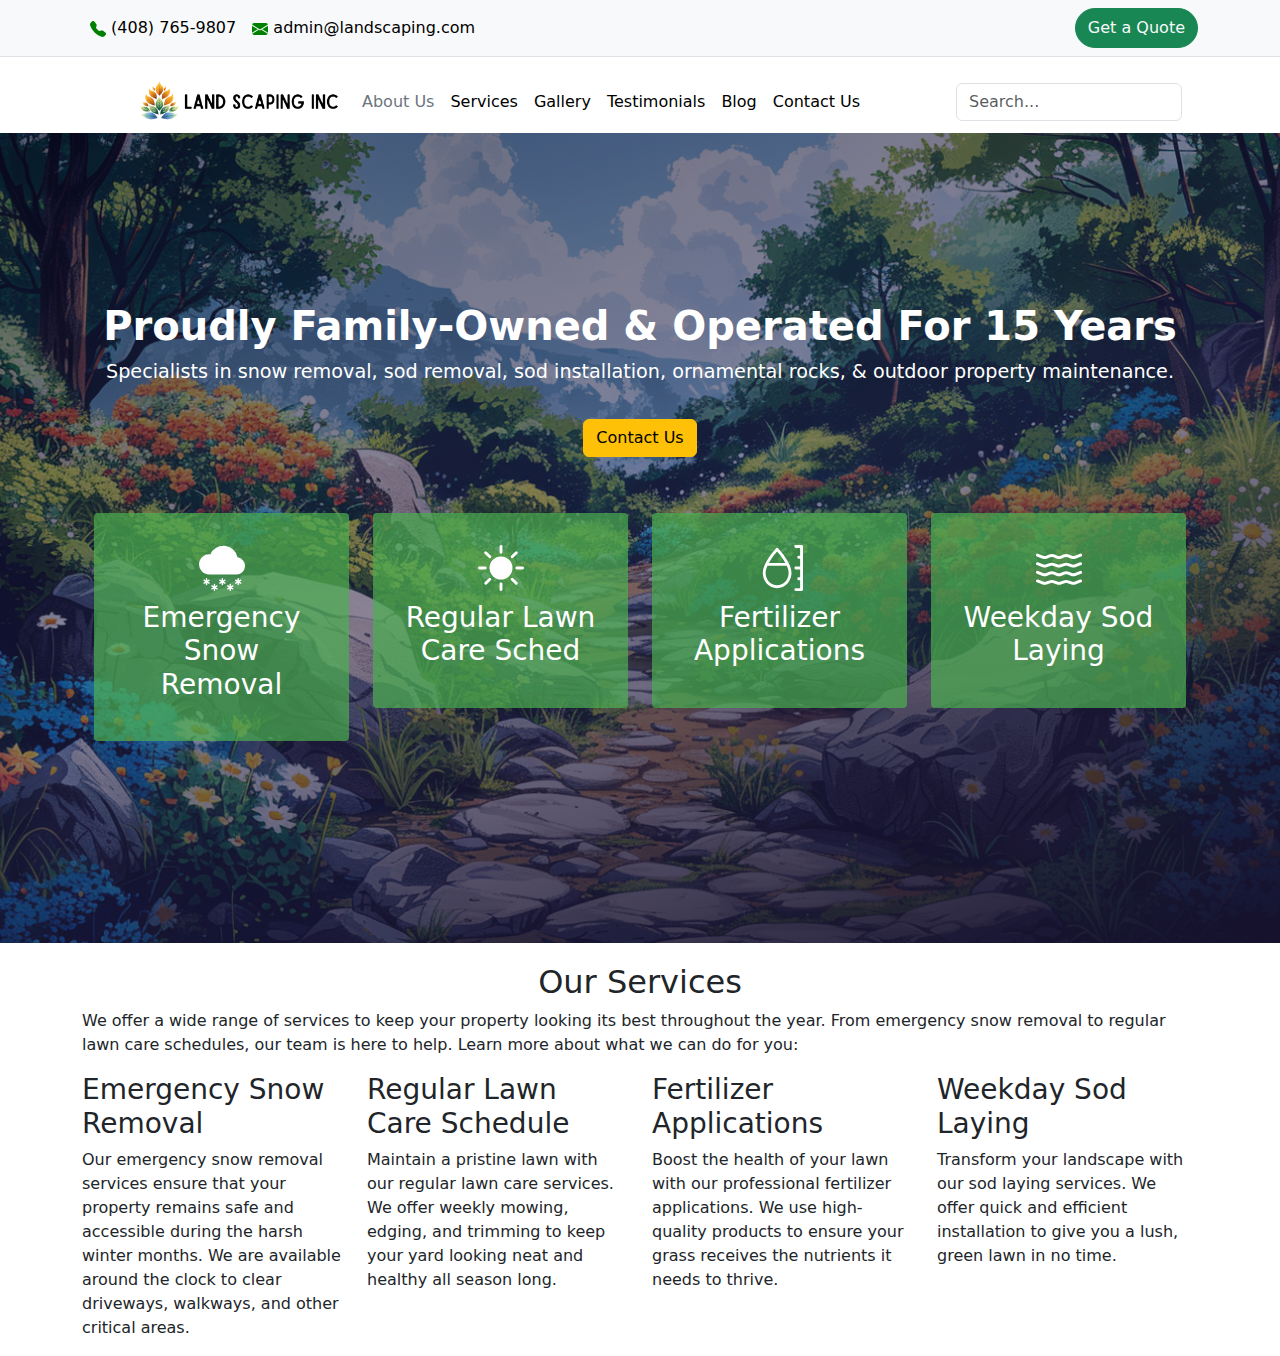
<file: landscaping/index.html>
<!DOCTYPE html>
<html lang="en">
<head>
    <meta charset="UTF-8">
    <meta name="viewport" content="width=device-width, initial-scale=1.0">
    <title>Best Bet Lawn & Snow</title>
    <link rel="stylesheet" href="stylesheet.css"> <!-- Link to your external stylesheet -->
    <link href="https://cdn.jsdelivr.net/npm/bootstrap@5.3.1/dist/css/bootstrap.min.css" rel="stylesheet">
</head>
<body>

    <nav class="py-2 bg-body-tertiary border-bottom">
        <div class="container d-flex flex-wrap">
          <ul class="nav me-auto">
            <li class="nav-text nav-link link-body-emphasis px-2"><svg xmlns="http://www.w3.org/2000/svg" width="16" height="16" fill="green" class="bi bi-telephone-fill" viewBox="0 0 16 16">
                <path fill-rule="evenodd" d="M1.885.511a1.745 1.745 0 0 1 2.61.163L6.29 2.98c.329.423.445.974.315 1.494l-.547 2.19a.68.68 0 0 0 .178.643l2.457 2.457a.68.68 0 0 0 .644.178l2.189-.547a1.75 1.75 0 0 1 1.494.315l2.306 1.794c.829.645.905 1.87.163 2.611l-1.034 1.034c-.74.74-1.846 1.065-2.877.702a18.6 18.6 0 0 1-7.01-4.42 18.6 18.6 0 0 1-4.42-7.009c-.362-1.03-.037-2.137.703-2.877z"/>
              </svg> (408) 765-9807</li>
            <li class="nav-text nav-link link-body-emphasis px-2"><svg xmlns="http://www.w3.org/2000/svg" width="16" height="16" fill="green" class="bi bi-envelope-fill" viewBox="0 0 16 16">
                <path d="M.05 3.555A2 2 0 0 1 2 2h12a2 2 0 0 1 1.95 1.555L8 8.414zM0 4.697v7.104l5.803-3.558zM6.761 8.83l-6.57 4.027A2 2 0 0 0 2 14h12a2 2 0 0 0 1.808-1.144l-6.57-4.027L8 9.586zm3.436-.586L16 11.801V4.697z"/>
              </svg> admin@landscaping.com</li>
          </ul>
          <ul class="nav">
            <button class="btn btn-success rounded-pill"><a href="#" class="text-light link-underline-opacity-0 link-body-emphasis">Get a Quote</a></button>
            
          </ul>
        </div>
      </nav>
      <header class="p-3 mb-3 border-bottom">
        <div class="container">
          <div class="d-flex flex-wrap align-items-center justify-content-center justify-content-lg-start">
            <a href="/" class="d-flex align-items-center mb-2 mb-lg-0 link-body-emphasis text-decoration-none">
              <svg class="bi me-2" width="40" height="32" role="img" aria-label="Bootstrap"><use xlink:href="#bootstrap"/></svg>
            </a>
    
            <ul class="nav col-12 col-lg-auto me-lg-auto mb-2 justify-content-center align-items-center mb-md-0">
                <li><a class="navbar-brand logo-style pt-2 align-text-middle" href="#">
                    <img src="img/landscapinginc-logo.png" alt="Logo" id="navbarLogo" class="me-1 d-inline-block" style="width: 220px;">
                </a></li>
              <li><a href="#" class="nav-link px-2 link-secondary">About Us</a></li>
              <li><a href="#" class="nav-link px-2 link-body-emphasis">Services</a></li>
              <li><a href="#" class="nav-link px-2 link-body-emphasis">Gallery</a></li>
              <li><a href="#" class="nav-link px-2 link-body-emphasis">Testimonials</a></li>
              <li><a href="#" class="nav-link px-2 link-body-emphasis">Blog</a></li>
              <li><a href="#" class="nav-link px-2 link-body-emphasis">Contact Us</a></li>
            </ul>
    
            <form class="col-12 col-lg-auto mb-0 mb-lg-0 me-lg-3" role="search">
              <input type="search" class="form-control" placeholder="Search..." aria-label="Search">
            </form>
          </div>
        </div>
      </header>
    
      <div class="hero-section jumbotron text-center">
        <div class="container">
            <h1>Proudly Family-Owned & Operated For 15 Years</h1>
            <p>Specialists in snow removal, sod removal, sod installation, ornamental rocks, & outdoor property maintenance.</p>
            <button class="btn btn-warning">Contact Us</button>
    
            <div class="container service-container text-white mt-4">
                <div class="row text-center">
                    <div class="col-md-3">
                        <div class="service-card">
                          <svg xmlns="http://www.w3.org/2000/svg" width="46" height="46" fill="currentColor" class="bi bi-cloud-snow-fill" viewBox="0 0 16 16">
                            <path d="M2.625 11.5a.25.25 0 0 1 .25.25v.57l.501-.287a.25.25 0 0 1 .248.434l-.495.283.495.283a.25.25 0 0 1-.248.434l-.501-.286v.569a.25.25 0 1 1-.5 0v-.57l-.501.287a.25.25 0 0 1-.248-.434l.495-.283-.495-.283a.25.25 0 0 1 .248-.434l.501.286v-.569a.25.25 0 0 1 .25-.25m2.75 2a.25.25 0 0 1 .25.25v.57l.5-.287a.25.25 0 0 1 .249.434l-.495.283.495.283a.25.25 0 0 1-.248.434l-.501-.286v.569a.25.25 0 1 1-.5 0v-.57l-.501.287a.25.25 0 0 1-.248-.434l.495-.283-.495-.283a.25.25 0 0 1 .248-.434l.501.286v-.569a.25.25 0 0 1 .25-.25m5.5 0a.25.25 0 0 1 .25.25v.57l.5-.287a.25.25 0 0 1 .249.434l-.495.283.495.283a.25.25 0 0 1-.248.434l-.501-.286v.569a.25.25 0 0 1-.5 0v-.57l-.501.287a.25.25 0 0 1-.248-.434l.495-.283-.495-.283a.25.25 0 0 1 .248-.434l.501.286v-.569a.25.25 0 0 1 .25-.25m-2.75-2a.25.25 0 0 1 .25.25v.57l.5-.287a.25.25 0 0 1 .249.434l-.495.283.495.283a.25.25 0 0 1-.248.434l-.501-.286v.569a.25.25 0 1 1-.5 0v-.57l-.501.287a.25.25 0 0 1-.248-.434l.495-.283-.495-.283a.25.25 0 0 1 .248-.434l.501.286v-.569a.25.25 0 0 1 .25-.25m5.5 0a.25.25 0 0 1 .25.25v.57l.5-.287a.25.25 0 0 1 .249.434l-.495.283.495.283a.25.25 0 0 1-.248.434l-.501-.286v.569a.25.25 0 0 1-.5 0v-.57l-.501.287a.25.25 0 1 1-.248-.434l.495-.283-.495-.283a.25.25 0 0 1 .248-.434l.501.286v-.569a.25.25 0 0 1 .25-.25m-.22-7.223a5.001 5.001 0 0 0-9.499-1.004A3.5 3.5 0 1 0 3.5 10.25H13a3 3 0 0 0 .405-5.973"/>
                          </svg>
                            <h3>Emergency Snow Removal</h3>
                        </div>
                    </div>
                    <div class="col-md-3">
                        <div class="service-card">
                          <svg xmlns="http://www.w3.org/2000/svg" width="46" height="46" fill="currentColor" class="bi bi-brightness-high-fill" viewBox="0 0 16 16">
                            <path d="M12 8a4 4 0 1 1-8 0 4 4 0 0 1 8 0M8 0a.5.5 0 0 1 .5.5v2a.5.5 0 0 1-1 0v-2A.5.5 0 0 1 8 0m0 13a.5.5 0 0 1 .5.5v2a.5.5 0 0 1-1 0v-2A.5.5 0 0 1 8 13m8-5a.5.5 0 0 1-.5.5h-2a.5.5 0 0 1 0-1h2a.5.5 0 0 1 .5.5M3 8a.5.5 0 0 1-.5.5h-2a.5.5 0 0 1 0-1h2A.5.5 0 0 1 3 8m10.657-5.657a.5.5 0 0 1 0 .707l-1.414 1.415a.5.5 0 1 1-.707-.708l1.414-1.414a.5.5 0 0 1 .707 0m-9.193 9.193a.5.5 0 0 1 0 .707L3.05 13.657a.5.5 0 0 1-.707-.707l1.414-1.414a.5.5 0 0 1 .707 0m9.193 2.121a.5.5 0 0 1-.707 0l-1.414-1.414a.5.5 0 0 1 .707-.707l1.414 1.414a.5.5 0 0 1 0 .707M4.464 4.465a.5.5 0 0 1-.707 0L2.343 3.05a.5.5 0 1 1 .707-.707l1.414 1.414a.5.5 0 0 1 0 .708"/>
                          </svg>
                            <h3>Regular Lawn Care Sched</h3>
                        </div>
                    </div>
                    <div class="col-md-3">
                        <div class="service-card">
                          <svg xmlns="http://www.w3.org/2000/svg" width="46" height="46" fill="currentColor" class="bi bi-moisture" viewBox="0 0 16 16">
                            <path d="M13.5 0a.5.5 0 0 0 0 1H15v2.75h-.5a.5.5 0 0 0 0 1h.5V7.5h-1.5a.5.5 0 0 0 0 1H15v2.75h-.5a.5.5 0 0 0 0 1h.5V15h-1.5a.5.5 0 0 0 0 1h2a.5.5 0 0 0 .5-.5V.5a.5.5 0 0 0-.5-.5zM7 1.5l.364-.343a.5.5 0 0 0-.728 0l-.002.002-.006.007-.022.023-.08.088a29 29 0 0 0-1.274 1.517c-.769.983-1.714 2.325-2.385 3.727C2.368 7.564 2 8.682 2 9.733 2 12.614 4.212 15 7 15s5-2.386 5-5.267c0-1.05-.368-2.169-.867-3.212-.671-1.402-1.616-2.744-2.385-3.727a29 29 0 0 0-1.354-1.605l-.022-.023-.006-.007-.002-.001zm0 0-.364-.343zm-.016.766L7 2.247l.016.019c.24.274.572.667.944 1.144.611.781 1.32 1.776 1.901 2.827H4.14c.58-1.051 1.29-2.046 1.9-2.827.373-.477.706-.87.945-1.144zM3 9.733c0-.755.244-1.612.638-2.496h6.724c.395.884.638 1.741.638 2.496C11 12.117 9.182 14 7 14s-4-1.883-4-4.267"/>
                          </svg>
                            <h3>Fertilizer Applications</h3>
                        </div>
                    </div>
                    <div class="col-md-3">
                        <div class="service-card">
                          <svg xmlns="http://www.w3.org/2000/svg" width="46" height="46" fill="currentColor" class="bi bi-water" viewBox="0 0 16 16">
                            <path d="M.036 3.314a.5.5 0 0 1 .65-.278l1.757.703a1.5 1.5 0 0 0 1.114 0l1.014-.406a2.5 2.5 0 0 1 1.857 0l1.015.406a1.5 1.5 0 0 0 1.114 0l1.014-.406a2.5 2.5 0 0 1 1.857 0l1.015.406a1.5 1.5 0 0 0 1.114 0l1.757-.703a.5.5 0 1 1 .372.928l-1.758.703a2.5 2.5 0 0 1-1.857 0l-1.014-.406a1.5 1.5 0 0 0-1.114 0l-1.015.406a2.5 2.5 0 0 1-1.857 0l-1.014-.406a1.5 1.5 0 0 0-1.114 0l-1.015.406a2.5 2.5 0 0 1-1.857 0L.314 3.964a.5.5 0 0 1-.278-.65m0 3a.5.5 0 0 1 .65-.278l1.757.703a1.5 1.5 0 0 0 1.114 0l1.014-.406a2.5 2.5 0 0 1 1.857 0l1.015.406a1.5 1.5 0 0 0 1.114 0l1.014-.406a2.5 2.5 0 0 1 1.857 0l1.015.406a1.5 1.5 0 0 0 1.114 0l1.757-.703a.5.5 0 1 1 .372.928l-1.758.703a2.5 2.5 0 0 1-1.857 0l-1.014-.406a1.5 1.5 0 0 0-1.114 0l-1.015.406a2.5 2.5 0 0 1-1.857 0l-1.014-.406a1.5 1.5 0 0 0-1.114 0l-1.015.406a2.5 2.5 0 0 1-1.857 0L.314 6.964a.5.5 0 0 1-.278-.65m0 3a.5.5 0 0 1 .65-.278l1.757.703a1.5 1.5 0 0 0 1.114 0l1.014-.406a2.5 2.5 0 0 1 1.857 0l1.015.406a1.5 1.5 0 0 0 1.114 0l1.014-.406a2.5 2.5 0 0 1 1.857 0l1.015.406a1.5 1.5 0 0 0 1.114 0l1.757-.703a.5.5 0 1 1 .372.928l-1.758.703a2.5 2.5 0 0 1-1.857 0l-1.014-.406a1.5 1.5 0 0 0-1.114 0l-1.015.406a2.5 2.5 0 0 1-1.857 0l-1.014-.406a1.5 1.5 0 0 0-1.114 0l-1.015.406a2.5 2.5 0 0 1-1.857 0L.314 9.964a.5.5 0 0 1-.278-.65m0 3a.5.5 0 0 1 .65-.278l1.757.703a1.5 1.5 0 0 0 1.114 0l1.014-.406a2.5 2.5 0 0 1 1.857 0l1.015.406a1.5 1.5 0 0 0 1.114 0l1.014-.406a2.5 2.5 0 0 1 1.857 0l1.015.406a1.5 1.5 0 0 0 1.114 0l1.757-.703a.5.5 0 1 1 .372.928l-1.758.703a2.5 2.5 0 0 1-1.857 0l-1.014-.406a1.5 1.5 0 0 0-1.114 0l-1.015.406a2.5 2.5 0 0 1-1.857 0l-1.014-.406a1.5 1.5 0 0 0-1.114 0l-1.015.406a2.5 2.5 0 0 1-1.857 0l-1.757-.703a.5.5 0 0 1-.278-.65"/>
                          </svg>
                            <h3>Weekday Sod Laying</h3>
                        </div>
                    </div>
                </div>
            </div>
        </div>
    </div>

    <div class="container service-description">
      <div class="row">
          <div class="col-md-12">
              <h2 class="text-center">Our Services</h2>
              <p>We offer a wide range of services to keep your property looking its best throughout the year. From emergency snow removal to regular lawn care schedules, our team is here to help. Learn more about what we can do for you:</p>
          </div>
          <div class="col-md-3">
              <h3>Emergency Snow Removal</h3>
              <p>Our emergency snow removal services ensure that your property remains safe and accessible during the harsh winter months. We are available around the clock to clear driveways, walkways, and other critical areas.</p>
          </div>
          <div class="col-md-3">
              <h3>Regular Lawn Care Schedule</h3>
              <p>Maintain a pristine lawn with our regular lawn care services. We offer weekly mowing, edging, and trimming to keep your yard looking neat and healthy all season long.</p>
          </div>
          <div class="col-md-3">
              <h3>Fertilizer Applications</h3>
              <p>Boost the health of your lawn with our professional fertilizer applications. We use high-quality products to ensure your grass receives the nutrients it needs to thrive.</p>
          </div>
          <div class="col-md-3">
              <h3>Weekday Sod Laying</h3>
              <p>Transform your landscape with our sod laying services. We offer quick and efficient installation to give you a lush, green lawn in no time.</p>
          </div>
      </div>
  </div>
    

<script src="https://cdn.jsdelivr.net/npm/bootstrap@5.3.1/dist/js/bootstrap.bundle.min.js"></script>
</body>
</html>
</file>
<file: landscaping/stylesheet.css>
body, html {
    margin: 0;
    padding: 0;
    height: 100%;
}
.navbar-custom {
    background-color: #fff;
    box-shadow: 0 2px 4px rgba(0,0,0,.1);
}
.navbar-logo {
    max-height: 60px;
}

.hero-section {
    background-image: linear-gradient(0.95turn, rgb(22, 18, 45, 5), rgb(32, 29, 75, .5), rgb(10, 11, 37, .6)),
                  url("img/land-scaping-bg.png");
    background-size: cover;
    background-position: center;
    height: 90vh;
    color: #fff;
    margin-top: -2rem;
    padding: 0 2em 0 2em;
    text-align: center;
    display: flex;
    align-items: center;
    justify-content: center;
}

.hero-section h1 {
    font-size: 2.5rem;
    font-weight: bold;
    margin-bottom: 0.5rem;
}
.hero-section p {
    font-size: 1.2rem;
    margin-bottom: 2rem;
}
.service-container {
    padding: 2rem 0;
}
.service-card {
    background-color: rgb(76, 175, 80, .7); /* Adjust your color */
    color: white;
    padding: 2rem;
    border-radius: 0.25rem;
    text-align: center;
    transition: transform 0.3s;
}
.service-card:hover {
    transform: translateY(-5px);
}
.service-icon {
    width: 50px; /* Adjust size as needed */
    height: auto;
}

.service-card svg {
    margin-bottom: 10px;
}
.service-description {
    margin-top: 20px;
}
</file>
